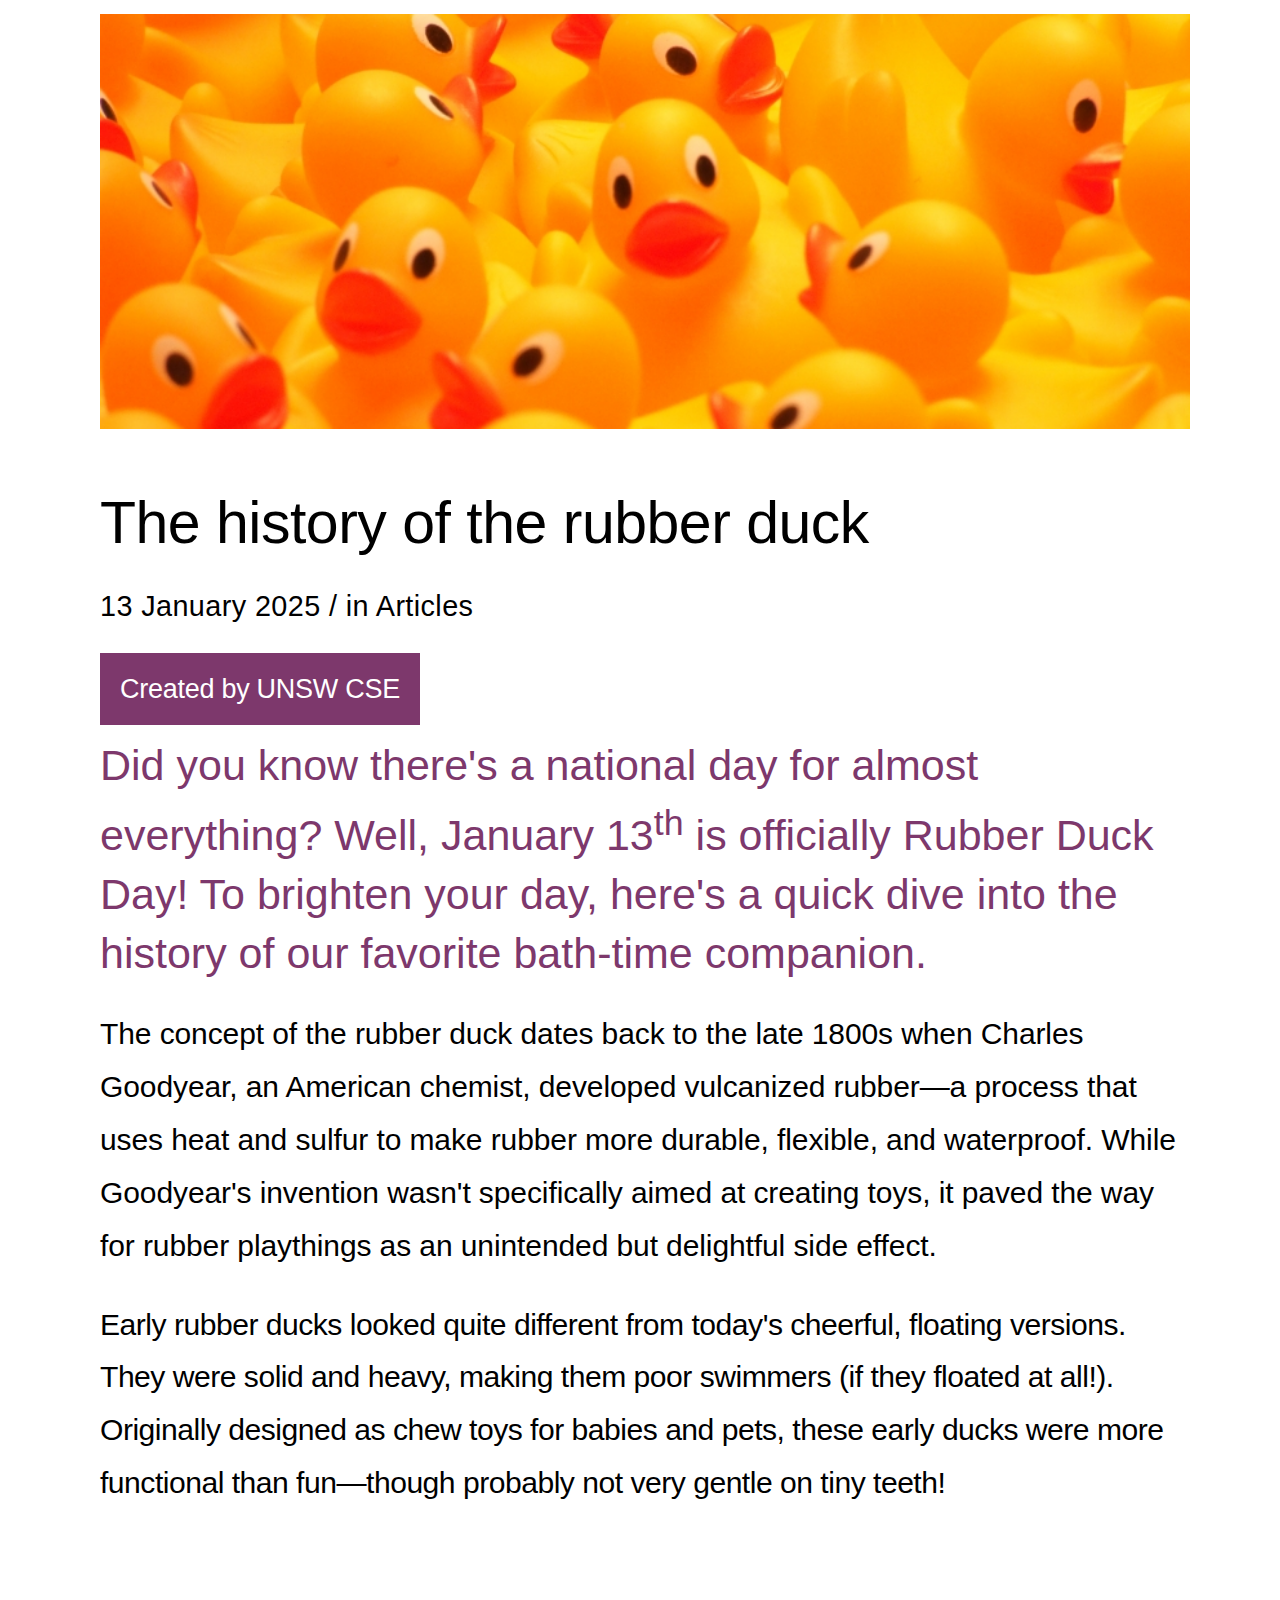
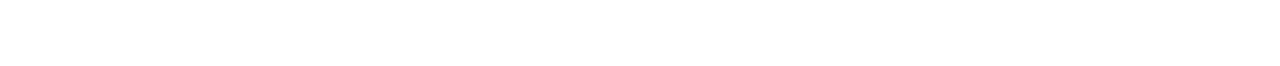
<file: task1/index.html>
<!DOCTYPE html>
<html lang="en">
<head>
    <meta charset="UTF-8">
    <meta name="viewport" content="width=device-width, initial-scale=1.0">
    <title>Assignment 1 task 1</title>
    <link rel="stylesheet" href="task 1_styles.css">
</head>
<body>
    <!--This page is left and right layout-->
    <div class="container">
        <main class="left-space">
            <img class="background-photo" src="./assets/img1.jpg" alt="explanation photo"/>
            <h1>The history of the rubber duck</h1>
            <p class="dates">13 January 2025 / in Articles</p>
            <button>Created by UNSW CSE</button>
            <p class="first-paragraph">Did you know there's a national day for almost everything? Well, January 13<sup>th</sup> is officially Rubber Duck Day! To brighten your day, here's a quick dive into the history of our favorite bath-time companion.</p>
            <p class="second-paragraph">The concept of the rubber duck dates back to the late 1800s when Charles Goodyear, an American chemist, developed vulcanized rubber—a process that uses heat and sulfur to make rubber more durable, flexible, and waterproof. While Goodyear's invention wasn't specifically aimed at creating toys, it paved the way for rubber playthings as an unintended but delightful side effect.</p>
            <p class="third-paragraph">Early rubber ducks looked quite different from today's cheerful, floating versions. They were solid and heavy, making them poor swimmers (if they floated at all!). Originally designed as chew toys for babies and pets, these early ducks were more functional than fun—though probably not very gentle on tiny teeth!</p>

        </main>
        <aside class="right-space">
            <h2 class="article-guide">Latest articles</h2>
            <p class="article-link-1">Local Cat Becomes Town Mayor After Landslide Election Win</p>
            <p class="article-link-2">Man Builds Backyard Roller Coaster for His Goldfish</p>
            <p class="article-link-3">Scientists Discover Penguins Secretly Enjoy Disco Music</p>
            <p class="article-link-4">Dog Wins Hide-and-Seek Championship</p>
        </aside>
   
    </div>
    
</body>
</html>
</file>
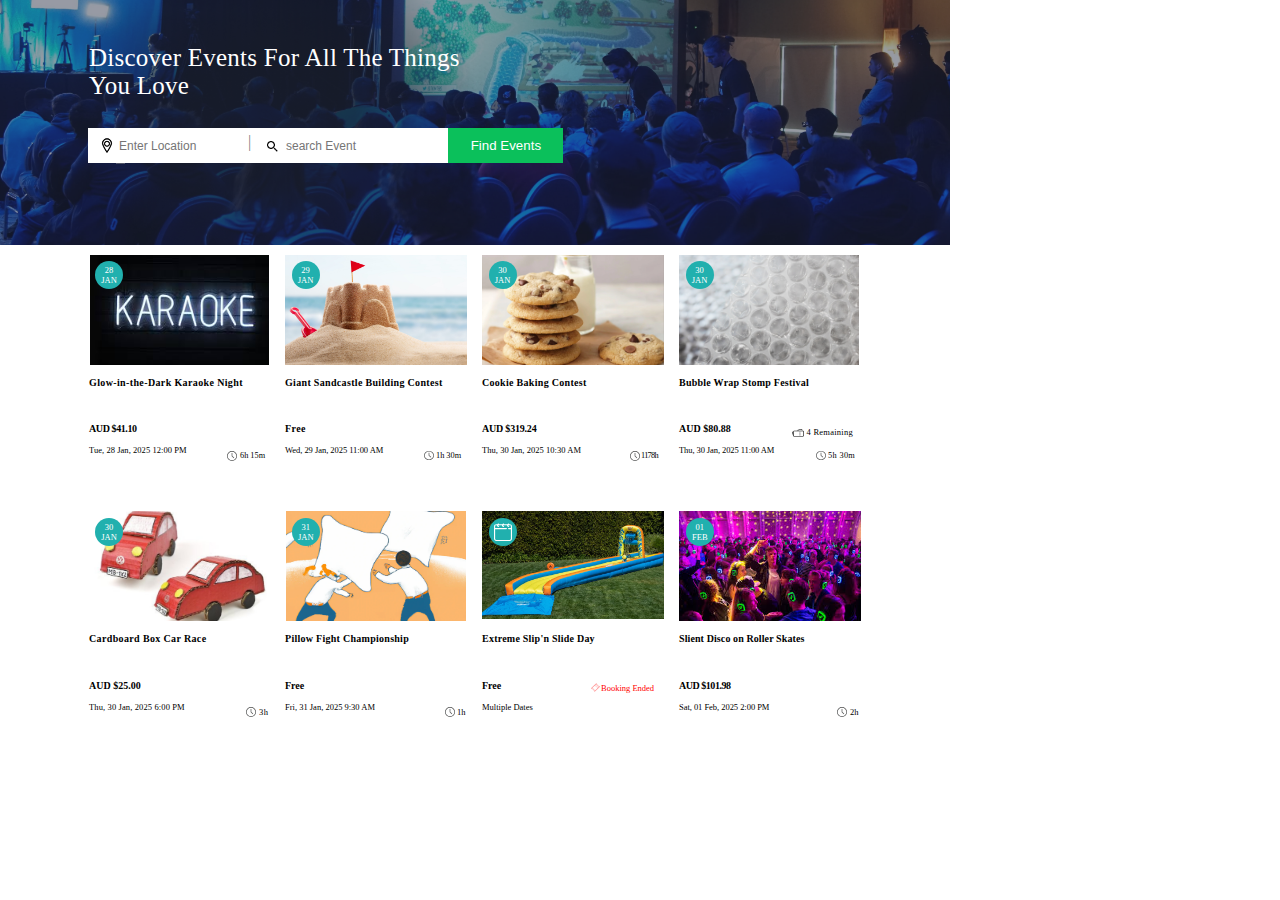
<file: task2/index.html>
<!DOCTYPE html>
<html lang="en">
<head>
    <meta charset="UTF-8">
    <meta name="viewport" content="width=device-width, initial-scale=1.0">
    <title>Assignment 1 task 2</title>
    <link rel="stylesheet"  href="task2_styles.css">
</head>
<body>
    <!--This page is top and bottom layout-->
    <div class="box">
        <div class="top-space">
            <img class="top-photo" src=".\assets\banner.png" alt="top-photo"/>
            <p class="t-photo-content">Discover Events For All The Things You Love</p>
            <div class="top-search">
                <img class="location-picture" src=".\assets\pin_icon.svg" alt="location_symbol"/>
                <input class="location-input" type="text" placeholder="Enter Location"/>
                <scan class="search-gap">|</scan>
                <img class="search-symbol" src=".\assets\search_icon.png" alt="search_symbol"/>
                <input class="events-input" type="text" placeholder="search Event"/>
                <button>Find Events</button>
            </div>
        </div>
        <div class="b-first">
            <div class="b-firstp-container">
                <img src=".\assets\img1.jpeg" alt="first-section-photo"/>
                <div class="circle-date1">28 <scan>JAN</scan></div>
            </div>
            <div class="b-firsttext-container">
                <p class="activity-name1">Glow-in-the-Dark Karaoke Night</p>
                <p class="price1">AUD $41.10</p>
                <p class="text-date1">Tue, 28 Jan, 2025 12:00 PM</p>
                <scan>
                    <img class="clock1" src=".\assets\clock_icon.svg" alt="clock1"/>
                </scan>
                <scan class="clock1-time">6h 15m</scan>
            </div>
        </div>
        <div class="b-second">
            <div class="b-secondp-container">
                <img src=".\assets\img2.jpg" alt="two-section-photo"/>
                <div class="circle-date2">29 <scan>JAN</scan></div>
            </div>
            <div class="b-secondtext-container">
                <p class="activity-name2">Giant Sandcastle Building Contest</p>
                <p class="price2">Free</p>
                <p class="text-date2">Wed, 29 Jan, 2025 11:00 AM</p>
                <scan>
                    <img class="clock2" src=".\assets\clock_icon.svg" alt="clock2"/>
                </scan>
                <scan class="clock2-time">1h 30m</scan>
            </div>
        </div>
        <div class="b-third">
            <div class="b-thirdp-container">
                <img src=".\assets\img3.png" alt="third-section-photo"/>
                <div class="circle-date3">30 <scan>JAN</scan></div>
            </div>
            <div class="b-thirdtext-container">
                <p class="activity-name3">Cookie Baking Contest</p>
                <p class="price3">AUD $319.24</p>
                <p class="text-date3">Thu, 30 Jan, 2025 10:30 AM</p>
                <scan>
                    <img class="clock3" src=".\assets\clock_icon.svg" alt="clock3"/>
                </scan>
                <scan class="clock3-time">1178h</scan>
            </div>
        </div>
        <div class="b-fourth">
            <div class="b-fourthp-container">
                <img src=".\assets\img4.jpg" alt="fourth-section-photo"/>
                <div class="circle-date4">30 <scan>JAN</scan></div>
            </div>
            <div class="b-fourthtext-container">
                <p class="activity-name4">Bubble Wrap Stomp Festival</p>
                <p class="price4">AUD $80.88</p>
                <p class="text-date4">Thu, 30 Jan, 2025 11:00 AM</p>
                <scan>
                    <img class="clock4" src=".\assets\clock_icon.svg" alt="clock4"/>
                </scan>
                <scan class="clock4-time">5h 30m</scan>
                <scan>
                    <img class="ticket4" src=".\assets\ticket_icon.svg" alt="ticket_activity4"/>
                </scan>
                <scan class="ticket4-infor">4 Remaining</scan>
            </div>
        </div>
        <div class="b-fifth">
            <div class="b-fifthp-container">
                <img src=".\assets\img5.png" alt="fifth-section-photo"/>
                <div class="circle-date5">30 <scan>JAN</scan></div>
            </div>
            <div class="b-fifthtext-container">
                <p class="activity-name5">Cardboard Box Car Race</p>
                <p class="price5">AUD $25.00</p>
                <P class="text-date5">Thu, 30 Jan, 2025 6:00 PM</P>
                <scan>
                    <img class="clock5" src=".\assets\clock_icon.svg" alt="clock1"/>
                </scan>
                <scan class="clock5-time">3h</scan>
            </div>
        </div>
        <div class="b-sixth">
            <div class="b-sixthp-container">
                <img src=".\assets\img6.png" alt="sixth-section-photo"/>
                <div class="circle-date6">31 <scan>JAN</scan></div>
            </div>
            <div class="b-sixthtext-container">
                <p class="activity-name6">Pillow Fight Championship</p>
                <p class="price6">Free</p>
                <p class="text-date6">Fri, 31 Jan, 2025 9:30 AM</p>
                <scan>
                    <img class="clock6" src=".\assets\clock_icon.svg" alt="clock1"/>
                </scan>
                <scan class="clock6-time">1h</scan>
            </div>
        </div>
        <div class="b-seventh">
            <div class="b-seventhp-container">
                <img src=".\assets\img7.png" alt="seventh-section-photo"/>
                <div class="circle-date7">
                    <img class="circle7-picture" src=".\assets\cal_icon.svg" alt="circlr-date-activity7"/>
                </div>
            </div>
            <div class="b-seventhtext-container">
                <p class="activity-name7">Extreme Slip'n Slide Day</p>
                <p class="price7">Free</p>
                <p class="text-date7">Multiple Dates</p>
                <scan>
                    <img class="ticket7" src=".\assets\ticket_icon_2.svg" alt="ticket_activity7"/>
                </scan>
                <scan class="ticket7-infor">Booking Ended</scan>
            </div>
        </div>
        <div class="b-eighth">
            <div class="b-eighthp-container">
                <img src=".\assets\img8.jpeg" alt="eighth-section-photo"/>
                <div class="circle-date8">01 <scan>FEB</scan></div>
            </div>
            <div class="b-eighthtext-container">
                <p class="activity-name8">Slient Disco on Roller Skates</p>
                <p class="price8">AUD $101.98</p>
                <p class="text-date8">Sat, 01 Feb, 2025 2:00 PM</p>
                <scan>
                    <img class="clock8" src=".\assets\clock_icon.svg" alt="clock1"/>
                </scan>
                <scan class="clock8-time">2h</scan>
            </div>
        </div>
    </div>
</body>
</html>
</file>
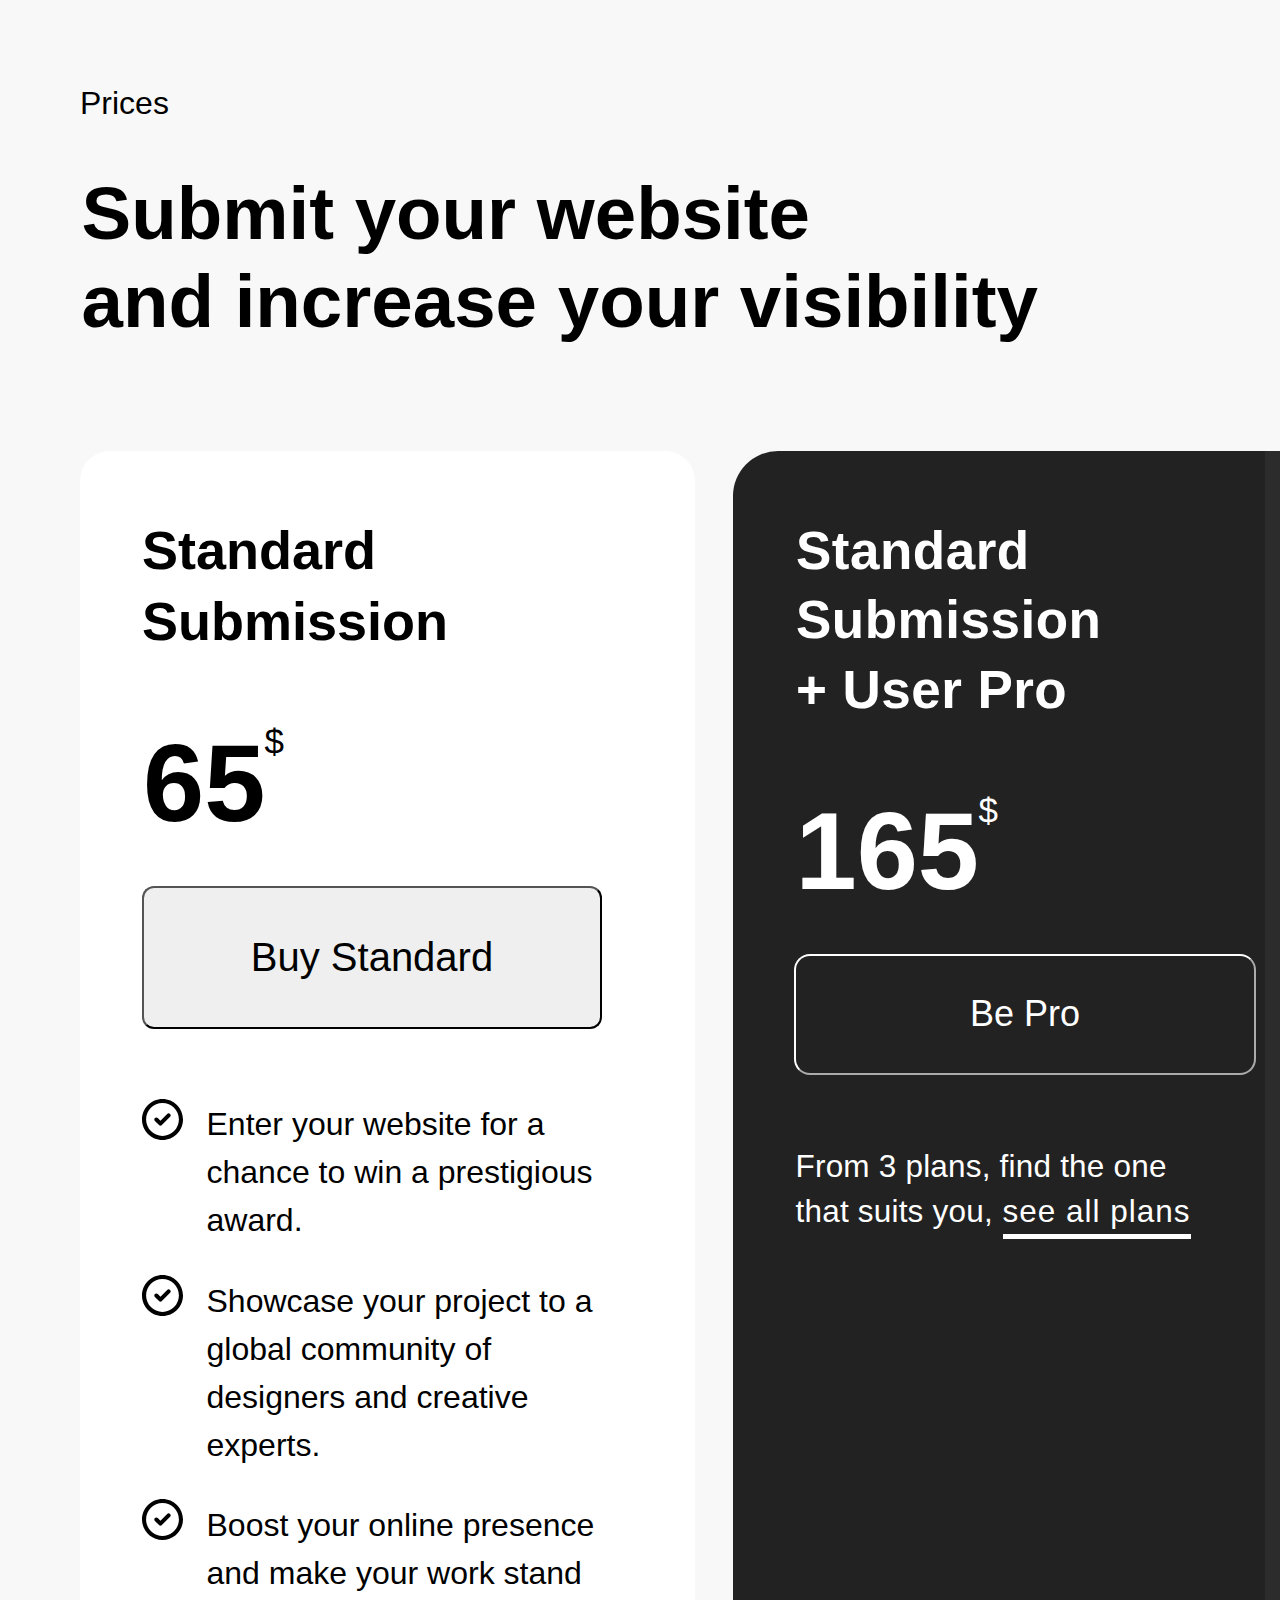
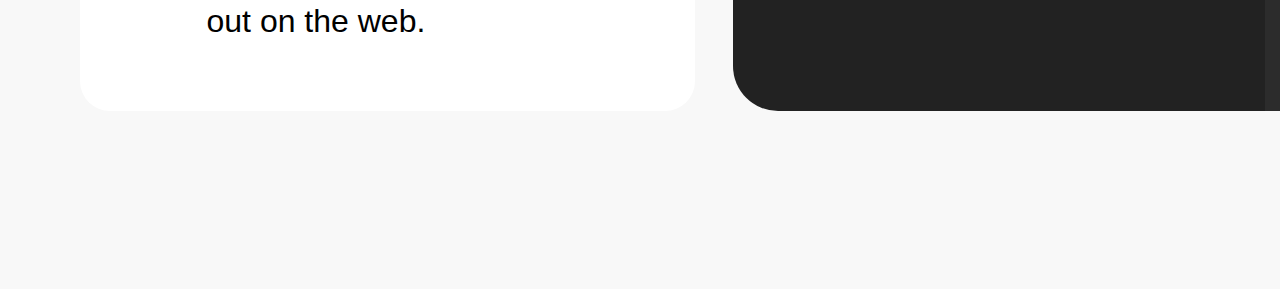
<file: task3/index.html>
<!DOCTYPE html>
<html lang="en">
<head>
    <meta charset="UTF-8">
    <meta name="viewport" content="width=device-width, initial-scale=1.0">
    <title>Assignment 1 Task 3</title>
    <link rel="stylesheet"  href="task3_styles.css">
</head>
<body>
    <!--Divided box into three parts-->
    <div class="box">
        <!--The first part top introduction space-->
        <div class="top-space">
            <p>Prices</p>
            <p>Submit your website</p>
            <p>and increase your visibility</p>
        </div>
        <!--Divided the bottom space into two parts, left is standard-container and other is main space-->
        <aside class="standard-container">
            <p>Standard</p>
            <p>Submission</p>
            <p>65<scan class="standard-symbol">$</scan></p>
            <button class="standard-btn">Buy Standard</button>
            <ul class="standard-list">
                <li class="standard-node1">
                    <img src="./assets/icon.svg" alt="list-sample">
                    Enter your website for a chance to win a prestigious award.
                </li>
                <li class="standard-node2">
                    <img src="./assets/icon.svg" alt="list-sample">
                    Showcase your project to a global community of designers and creative experts.
                </li>
                <li class="standard-node3">
                    <img src="./assets/icon.svg" alt="list-sample">
                    Boost your online presence and make your work stand out on the web.
                </li>
            </ul>
        </aside>
        <!--Divide main space into two parts, one is pro-container ans anoother is right space-->
        <main class="pro-container">
            <div class="left-space">
                <p>Standard</p>
                <p>Submission</p>
                <p>+ User Pro</p>
                <p>165<scan class="pro-symbol">$</scan></p>
                <button class="pro-btn">Be Pro</button>
                <p>From 3 plans, find the one that suits you,<scan class="more-content">see all plans</scan></p>
            </div>
            <!--Divided right space again-->
            <div class="right-space">
                <div class="top-container">
                    <p>All<scan class="plan-guide">Professional Plan</scan></p>
                    <p>Benefits +</p>

                </div>
                <div class="botton-container">
                    <ul class="pro-list">
                        <li class="pro-node1">
                            <svg xmlns="http://www.w3.org/2000/svg" width="20" height="20" viewBox="0 0 20 20">
                                <g id="check-ok">
                                    <path d="M13.7,7.3c0.4,0.4,0.4,1,0,1.4l-4,4c-0.4,0.4-1,0.4-1.4,0l-2-2c-0.4-0.4-0.4-1,0-1.4c0.4-0.4,1-0.4,1.4,0 L9,10.6l3.3-3.3C12.7,6.9,13.3,6.9,13.7,7.3z"/>
                                    <path d="M10,2c-4.4,0-8,3.6-8,8c0,4.4,3.6,8,8,8c4.4,0,8-3.6,8-8C18,5.6,14.4,2,10,2z M0,10C0,4.5,4.5,0,10,0 c5.5,0,10,4.5,10,10c0,5.5-4.5,10-10,10C4.5,20,0,15.5,0,10z"/>
                            </svg>
                            Full Access to Essential Features
                        </li>
                        <li class="pro-node2">
                            <svg xmlns="http://www.w3.org/2000/svg" width="20" height="20" viewBox="0 0 20 20">
                                <g id="check-ok">
                                    <path d="M13.7,7.3c0.4,0.4,0.4,1,0,1.4l-4,4c-0.4,0.4-1,0.4-1.4,0l-2-2c-0.4-0.4-0.4-1,0-1.4c0.4-0.4,1-0.4,1.4,0 L9,10.6l3.3-3.3C12.7,6.9,13.3,6.9,13.7,7.3z"/>
                                    <path d="M10,2c-4.4,0-8,3.6-8,8c0,4.4,3.6,8,8,8c4.4,0,8-3.6,8-8C18,5.6,14.4,2,10,2z M0,10C0,4.5,4.5,0,10,0 c5.5,0,10,4.5,10,10c0,5.5-4.5,10-10,10C4.5,20,0,15.5,0,10z"/>
                                </g>
                            </svg>
                            Save Big with 30% Off submission fees.
                        </li>
                        <li class="pro-node3">
                            <svg xmlns="http://www.w3.org/2000/svg" width="20" height="20" viewBox="0 0 20 20">
                                <g id="check-ok">
                                    <path d="M13.7,7.3c0.4,0.4,0.4,1,0,1.4l-4,4c-0.4,0.4-1,0.4-1.4,0l-2-2c-0.4-0.4-0.4-1,0-1.4c0.4-0.4,1-0.4,1.4,0 L9,10.6l3.3-3.3C12.7,6.9,13.3,6.9,13.7,7.3z"/>
                                    <path d="M10,2c-4.4,0-8,3.6-8,8c0,4.4,3.6,8,8,8c4.4,0,8-3.6,8-8C18,5.6,14.4,2,10,2z M0,10C0,4.5,4.5,0,10,0 c5.5,0,10,4.5,10,10c0,5.5-4.5,10-10,10C4.5,20,0,15.5,0,10z"/>
                                </g>
                            </svg>
                            Exclusive 30% Discount on all marketplace items.
                        </li>
                        <li class="pro-node4">
                            <svg xmlns="http://www.w3.org/2000/svg" width="20" height="20" viewBox="0 0 20 20">
                                <g id="check-ok">
                                    <path d="M13.7,7.3c0.4,0.4,0.4,1,0,1.4l-4,4c-0.4,0.4-1,0.4-1.4,0l-2-2c-0.4-0.4-0.4-1,0-1.4c0.4-0.4,1-0.4,1.4,0 L9,10.6l3.3-3.3C12.7,6.9,13.3,6.9,13.7,7.3z"/>
                                    <path d="M10,2c-4.4,0-8,3.6-8,8c0,4.4,3.6,8,8,8c4.4,0,8-3.6,8-8C18,5.6,14.4,2,10,2z M0,10C0,4.5,4.5,0,10,0 c5.5,0,10,4.5,10,10c0,5.5-4.5,10-10,10C4.5,20,0,15.5,0,10z"/>
                                </g>
                            </svg>
                            Massive 75% Savings on specialized COMP courses.
                        </li>
                        <li class="pro-node5">
                            <svg xmlns="http://www.w3.org/2000/svg" width="20" height="20" viewBox="0 0 20 20">
                                <g id="check-ok">
                                    <path d="M13.7,7.3c0.4,0.4,0.4,1,0,1.4l-4,4c-0.4,0.4-1,0.4-1.4,0l-2-2c-0.4-0.4-0.4-1,0-1.4c0.4-0.4,1-0.4,1.4,0 L9,10.6l3.3-3.3C12.7,6.9,13.3,6.9,13.7,7.3z"/>
                                    <path d="M10,2c-4.4,0-8,3.6-8,8c0,4.4,3.6,8,8,8c4.4,0,8-3.6,8-8C18,5.6,14.4,2,10,2z M0,10C0,4.5,4.5,0,10,0 c5.5,0,10,4.5,10,10c0,5.5-4.5,10-10,10C4.5,20,0,15.5,0,10z"/>
                                </g>
                            </svg>
                            Get One Complimentary Submission with your annual subscription.
                        </li>
                        <li class="pro-node6">
                            <svg xmlns="http://www.w3.org/2000/svg" width="20" height="20" viewBox="0 0 20 20">
                                <g id="check-ok">
                                    <path d="M13.7,7.3c0.4,0.4,0.4,1,0,1.4l-4,4c-0.4,0.4-1,0.4-1.4,0l-2-2c-0.4-0.4-0.4-1,0-1.4c0.4-0.4,1-0.4,1.4,0 L9,10.6l3.3-3.3C12.7,6.9,13.3,6.9,13.7,7.3z"/>
                                    <path d="M10,2c-4.4,0-8,3.6-8,8c0,4.4,3.6,8,8,8c4.4,0,8-3.6,8-8C18,5.6,14.4,2,10,2z M0,10C0,4.5,4.5,0,10,0 c5.5,0,10,4.5,10,10c0,5.5-4.5,10-10,10C4.5,20,0,15.5,0,10z"/>
                                </g>
                            </svg>
                            Showcase in Up to 3 Categories for greater reach.
                        </li>
                        <li class="pro-node7">
                            <svg xmlns="http://www.w3.org/2000/svg" width="20" height="20" viewBox="0 0 20 20">
                                <g id="check-ok">
                                    <path d="M13.7,7.3c0.4,0.4,0.4,1,0,1.4l-4,4c-0.4,0.4-1,0.4-1.4,0l-2-2c-0.4-0.4-0.4-1,0-1.4c0.4-0.4,1-0.4,1.4,0 L9,10.6l3.3-3.3C12.7,6.9,13.3,6.9,13.7,7.3z"/>
                                    <path d="M10,2c-4.4,0-8,3.6-8,8c0,4.4,3.6,8,8,8c4.4,0,8-3.6,8-8C18,5.6,14.4,2,10,2z M0,10C0,4.5,4.5,0,10,0 c5.5,0,10,4.5,10,10c0,5.5-4.5,10-10,10C4.5,20,0,15.5,0,10z"/>
                                </g>
                            </svg>
                            Post Jobs with 75% Off to find the best talent.
                        </li>
                    </ul>

                </div>

            </div>

        </main>

    </div>
    
</body>
</html>
</file>
<file: task1/task 1_styles.css>
*{
    margin:0;
    padding: 0;
    box-sizing: border-box;;
}
h1,.dates,button,.first-paragraph,.second-paragraph,.third-paragraph,.article-guide,.article-link{
    font-family: sans-serif;
}
.container{
    display: flex;
    width: 1756px;
    height: 1666px;
    overflow: hidden;
}
.left-space{
    width: 1090px;
    margin-top: 14px;
    margin-left: 100px
}
.left-space .background-photo{
    width: 1090px;
    height: 415px;
}
.left-space h1{
    font-weight: 400;
    font-size: 59px;
    margin-top: 55.5px;
    letter-spacing: -0.5px;
}
.left-space .dates{
    font-size: 28.8px;
    margin-top: 33px;
    letter-spacing: 0.4px;
}
.left-space button{
    width: 320px;
    height: 72px;
    background-color: #7d386c;
    color: white;
    margin-top: 30.5px;
    font-size: 27px;
    letter-spacing: -0.28px;
    border: none;
}
.left-space button:hover{
    opacity: 0.5;
}
.left-space .first-paragraph{
    margin-top: 11px;
    color: #7d386c;
    font-size: 43px;
    line-height: 58.4px;
}
.left-space .second-paragraph{
    margin-top: 25.5px;
    font-size: 30px;
    line-height: 53px;
    letter-spacing: -0.1px;
}
.left-space .third-paragraph{
    margin-top: 26.2px;
    font-size: 30.1px;
    line-height: 1.75;
    letter-spacing: -0.5px;
}
.right-space{
    width: 380px;
    margin-left: 102px;
}
.article-guide{
    margin-top: 11.5px;
    font-size: 45px;
    color: #7d386c;
    font-weight: 400;
}
.article-link-1{    
    margin-top: 30px;
    font-size: 26px;
    line-height: 46px;
    text-decoration: underline;
}
.article-link-2{
    margin-top: 21.1px;
    font-size: 25px;
    line-height: 45.4px;
    text-decoration: underline;
    letter-spacing: 0.4px;
}
.article-link-3{
    margin-top: 22.3px;
    font-size: 26px;
    line-height: 1.7;
    text-decoration: underline;
}
.article-link-4{
    margin-top: 21px;
    font-size: 25px;
    line-height: 46px;
    text-decoration: underline;
    letter-spacing: 0.2px
}
.article-link-1:hover,.article-link-2:hover,.article-link-3:hover,.article-link-4:hover{
    color: #00f;
    text-decoration: underline;
}
</file>
<file: task2/task2_styles.css>
*{
    margin: 0;
    padding: 0;
    box-sizing: border-box;
}
body{
    font-family: Poppins;
}
.box{
    width: 950px;
    height: 746px;
    display: grid;
    grid-template-columns: 285px 197px 197px 271px;
    grid-template-rows: 245px 250px 250px;
    font-family: poppins;
}
.top-space{
    grid-column-start: 1;
    grid-column-end: 5;
    grid-row-start: 1;
    grid-row-end: 2;
    position: relative;
    overflow: hidden;
}
.top-photo{
    width: 1115px;
    height: 254.5px;
    position: absolute;
    left: -83px;
    top: -8px;
}

.top-space .t-photo-content{
    position: absolute;
    color: white;
    top: 44px;
    left: 89px;
    font-size: 25px;
    width: 400px;
    letter-spacing: 0.25px;
}
.top-space .top-search{
    position: relative;
    width: 475px;
    height: 35px;
    background: white;
    margin-top: 128px;
    margin-left: 88px;
}
.location-picture,.location-input,.search-gap,.search-symbol,.events-input,button{
    position: absolute;
}
.location-picture{
    height: 15px;
    width: 24px;
    left: 7px;
    top: 10px;
}
.location-input{
    border: none;
    left: 31px;
    font-size: 12px;
    height: 35px;
    width: 130px;
}
.search-gap{
    left: 160px;
    top: 5px;
    color: grey;
}
.search-symbol{
    left: 178.5px;
    width: 11px;
    height: 11px;
    top: 13px;
}
.events-input{
    left: 198px;
    font-size: 12px;
    border: none;
    height: 35px;
    width: 160px;
}
button{
    left: 360.4px;
    color: white;
    background-color: #0bc05b;
    height: 35px;
    border: none;
    width: 115px;
}
.b-firstp-container,.b-secondp-container,.b-thirdp-container,.b-fourthp-container{
    position: relative;
    width: 182px;
    height: 110px;
    overflow: hidden;
    margin-top: 10px;
}
.b-firstp-container{
    margin-left: 90px;
}
.b-firstp-container img{
    position: absolute;
    left: -1px;
    top: -36px;
    width: 180px;
    height: 180px;
}
.b-secondp-container img{
    position: absolute;
    height: 114px;
    width: 181.5px;
    top: -2.5px;
}
.b-thirdp-container img{
    position: absolute;
    width: 182px;
    height: 119px;
    top: -5px;
}
.b-fourthp-container img{
    position: absolute;
    width: 180px;
    height: 120px;
    top: -5px;
}
.b-fifthp-container,.b-sixthp-container,.b-seventhp-container,.b-eighthp-container{
    position: relative;
    width: 182px;
    height: 110px;
    overflow: hidden;
    margin-top: 16px;
}
.b-fifthp-container{
    margin-left: 90px;
}
.b-fifthp-container img{
    position: absolute;
    width: 183px;
    height: 132px;
    top: -11px;
    left: -2px;
}
.b-sixthp-container img{
    position: absolute;
    width: 180px;
    height: 170px;
    top: -30px;
    left: 1px;
}
.b-seventhp-container img{
    position: absolute;
    width: 192px;
    height: 108px;
    left: -5px;
}
.b-eighthp-container img{
    position: absolute;
    width: 197px;
    height: 110px;
    left: -7px;
}
.b-firsttext-container,.b-secondtext-container,.b-thirdtext-container,.b-fourthtext-container,.b-fifthtext-container,.b-sixthtext-container,.b-seventhtext-container,.b-eighthtext-container{
    position: relative;
    width: 181px;
    height: 100px;
}
.b-firsttext-container,.b-fifthtext-container{
    margin-left: 89px;
}
.activity-name1,.activity-name2,.activity-name3,.activity-name4,.activity-name5,.activity-name6,.activity-name7,.activity-name8{
    font-size: 10px;
    font-weight: 600;
    margin-top: 12px;
}
.activity-name1{
    letter-spacing: 0.37px;
}
.activity-name2{
    letter-spacing: 0.321px;
}
.activity-name3{
    letter-spacing: 0.3px;
}
.activity-name4{
    letter-spacing: 0.24px;
}
.activity-name5{
    letter-spacing: 0.36px
}
.activity-name6{
    letter-spacing: 0.27px
}
.activity-name7{
    letter-spacing: 0.23px;
}
.activity-name8{
    letter-spacing: 0.1px;
}
.price1,.price2,.price3,.price4,.price5,.price6,.price7,.price8{
    font-size: 10px;
    font-weight: 600;
    margin-top: 35px;
}
.price5,.price6,.price7,.price8{
    margin-top: 36px;
}
.price1{
    letter-spacing: -0.4px
}
.price2{
    letter-spacing: 0.4px
}
.price3{
    letter-spacing: -0.2px;
}
.price8{
    letter-spacing: -0.47px;
}
.text-date1,.text-date2,.text-date3,.text-date4,.text-date5,.text-date6,.text-date7,.text-date8{
    font-size: 8.5px;
    margin-top: 10.5px;
}
.text-date5,.text-date6,.text-date7,.text-date8{
    margin-top: 11px;
}
.text-date1{
    letter-spacing: 0.05px;
}
.text-date2{
    letter-spacing: -0.04px;
}
.text-date3{
    letter-spacing: 0.04px
}
.text-date4{
    letter-spacing: -0.09px;
}
.text-date5{
    letter-spacing: 0.12px;
}
.text-date8{
    letter-spacing: -0.04px;
}
.clock1,.clock2,.clock3,.clock4,.clock5,.clock6,.clock8{
    position: absolute;;
}
.clock1-time,.clock2-time,.clock3-time,.clock4-time,.clock5-time,.clock6-time,.clock8-time{
    position: absolute;
}
.clock1,.clock2,.clock4{
    width: 9.5px;
    height: 9.5px;
}
.clock1{
    left: 138px;
    top: 74px
}
.clock1-time,.clock2-time{
    left: 151px;
    font-size: 8.3px;
    bottom: 17px;
}
.clock2{
    left: 139px;
    top: 73.5px
}
.clock3{
    width: 10px;
    height: 10px;
    left: 148px;
    top: 73.5px;
}
.clock3-time{
    left: 159px;
    font-size: 8.3px;
    bottom: 17px;
    letter-spacing: -0.7px;
}
.clock4{
    left: 137px;
    top: 73.5px;
}
.clock4-time{
    left: 149px;
    font-size: 8.3px;
    bottom: 17px;
    letter-spacing: 0.34px;
}
.clock5,.clock6,.clock8{
    width: 10px;
    height: 10px;
    top:73.5px;
}
.clock5-time,.clock6-time,.clock8-time{
    bottom:15.9px;
    font-size: 8.5px;
}
.clock5{
    left: 157px;
}
.clock5-time{
    left: 170px;
    letter-spacing: 0.5px;
}
.clock6{
    left: 160px;
}
.clock6-time{
    left: 172px;
}
.clock8{
    left: 158px;
}
.clock8-time{
    left: 171px;
}
.ticket4{
    position: absolute;
    top: 51.5px;
    left: 113px;
    height: 8px;
}
.ticket4-infor{
    position: absolute;
    font-size: 8.5px;
    left: 127.5px;
    top: 50px;
    letter-spacing: 0.25px;
}
.ticket7{
    position: absolute;
    left: 109px;
    top: 50px;
    width: 8.5px;
    height: 9px;
}
.ticket7-infor{
    position: absolute;
    font-size: 8.5px;
    left: 119px;
    top: 50px;
    color: red;
}
.circle-date1,.circle-date2,.circle-date3,.circle-date4,.circle-date5,.circle-date6,.circle-date7,.circle-date8{
    position: absolute;
    height: 28px;
    width: 28px;
    border-radius: 50%;
    background: #21b0ae;
    color: white;
    display: flex;
    justify-content: center;
    align-items: center;
    flex-direction: column;
    font-size: 8.5px;
}
.circle-date1{
    left: 5px;
    top: 6px;
}
.circle-date2,.circle-date3,.circle-date4{
    top: 6px;
    left: 6.5px;
}
.circle-date5{
    top: 7px;
    left: 5px
}
.circle-date6,.circle-date7,.circle-date8{
    top: 7.2px;
    left: 6.8px;
}
.circle-date7 .circle7-picture{
    position: absolute;
    width: 18px;
    height: 18px;
    left: 5px;
}
</file>
<file: task3/task3_styles.css>
*{
    margin: 0;
    padding: 0;
    box-sizing: border-box;
}
body{
    background-color: #f8f8f8;
    font-family: Arial, Helvetica, sans-serif;
}
.box{
    width: 2077px;
    height: 1889px;
    display: grid;
    grid-template-columns: 733px 1344px;
    grid-template-rows: 451px 1483px;
}
.top-space{
    grid-column-start: 1;
    grid-column-end: 3;
    grid-row-start: 1;
    grid-row-end: 2;
}
.top-space p:first-child{
    margin-top: 85px;
    font-size: 32px;
    margin-left: 80px;
}
.top-space p:nth-child(2){
    font-size: 74.5px;
    margin-left: 81.5px;
    font-weight: 600;
    margin-top: 48.5px;
}
.top-space p:last-child{
    font-size: 74.5px;
    margin-left: 81.5px;
    font-weight: 600;
    margin-top: 3.5px;
}
.standard-container{
    margin-left: 80px;
    width: 615px;
    height: 1260px;
    box-sizing: border-box;
    border-radius: 30px;
    background-color: #ffffff;
}
.standard-container p:first-child,.standard-container p:nth-child(2){
    font-size: 54px;
    width: 81.5px;
    font-weight: 600;
    margin-left: 62px;

}
.standard-container p:first-child{
    margin-top: 67.5px;
}
.standard-container p:nth-child(2){
    margin-top: 9px;
}
.standard-container p:nth-child(3){
    position: relative;
    font-size: 110px;
    margin-top: 67px;
    margin-left: 63px;
    font-weight: 780;
    width: 200px;
}
.standard-symbol{
    position: absolute;
    font-size: 35px;
    font-weight: 300;
    top: 3.5px;
    right: 59px;
}
.standard-btn{
    margin-top: 40px;
    width: 460px;
    height: 143px;
    border-radius: 12px;
    margin-left: 62px;
    font-size: 40px;
}
.standard-btn:hover{
    background-color: black;
    color: #ffffff;
}
.standard-list{
    position: relative;
    width: 440px;
    font-size: 32px;
    line-height: 48px;
    margin-left: 98px;
    margin-top: 71px;
}
.standard-list img{
    position: absolute;
    left: -36px;
    width: 41px;
}
.standard-list li{
    margin-left: 28.5px;
}
.standard-list li:first-child{
    margin-top: 32px;
    img{
        top: -1px;
    }
}
.standard-list li:nth-child(2){
    margin-top: 33px;
    img{
        top: 175px;
    }
}
.standard-list li:last-child{
    margin-top: 32px;
    img{
        bottom: 105px;
    };
}
.pro-container{
        width: 1270px;
        height: 1260px;
        display: grid;
        grid-template-columns: 532px 732px;
        box-sizing: border-box;
        border-radius: 45px;
        overflow: hidden;
        color: white;
    }
.left-space{
    grid-column-start: 1;
    grid-column-end: 2;
    background-color: #222222;

}
.left-space p:first-child{
    margin-left: 63px;
    font-size: 53px;
    font-weight: 560;
    margin-top: 68.5px;
    letter-spacing: 0.5px;
}
.left-space p:nth-child(2){
    margin-left: 63px;
    font-size: 53px;
    font-weight: 560;
    margin-top: 8.5px;
    letter-spacing: 0.5px;
}
.left-space p:nth-child(3){
    margin-left: 63px;
    font-size: 53px;
    font-weight: 560;
    margin-top: 9px;
    letter-spacing: 0.45px;
}
.left-space p:nth-child(4){
    position: relative;
    width: 300px;
    font-size: 110px;
    margin-left: 62.5px;
    font-weight: 550;
    margin-top: 67px;
}
.pro-symbol{
    position: absolute;
    font-size: 35px;
    font-weight: 300;
    left: 183px;
    top: 4px;
}
.pro-btn{
    width: 462px;
    height: 121.5px;
    box-sizing: border-box;
    border-radius: 16px;
    margin-top: 39.5px;
    margin-left: 61px;
    background-color: #222222;
    color: white;
    font-size: 36px;
    border-color: white;
}
.pro-btn:hover{
    background-color: white;
    color: #222222;
}
.left-space p:last-child{
    position: relative;
    font-size: 31.5px;
    width: 400px;
    margin-left: 62.5px;
    margin-top: 69px;
    line-height: 45px;
    letter-spacing: 0.2px;
}
.more-content{
    position: absolute;
    left: 207px;
    top: 44.5px;
    letter-spacing: 1px;
    border-bottom: 5px solid;
}
.right-space{
    grid-column-start: 2;
    grid-column-end: 3;
    background-color: #2c2c2c;
}
.top-container{
    position: relative;
    width: 613px;
    height: 253px;
    box-sizing: border-box;
    border-radius: 15px;
    background-color: #323232;
    margin-top: 63px;
    margin-left: 60px;
}
.top-container p:first-child{
    position: absolute;
    font-size: 39px;
    left: 42px;
    top: 72px;
}
.plan-guide{
    position: absolute;
    width: 400px;
    left: 56px;
    font-weight: 600;
    letter-spacing: 0.5px;
}
.top-container p:last-child{
    position: absolute;
    font-size: 39px;
    left: 42px;
    top: 136px;
    letter-spacing: 0.4px;
}
.pro-list{
    position: relative;
    display: flex;
    flex-direction: column;
    width: 245px;
    height: 940px;
    font-size: 32px;
    margin-left: 62px;
    line-height: 48px;
    flex-wrap: wrap;
    margin-top: 70px;
    margin-left: 95px;
}
ul{
    list-style: none;
}

svg{
    position: absolute;
    height: 40px;
    width: 40px;
    path{
        fill: #6c6c6c;
    }
}
.pro-list li:first-child{
    margin-left: 30.5px;
    svg{
        left: -34px;
    }
}
.pro-list li:nth-child(2){
    margin-top: 32px;
    margin-left: 30.5px;
    svg{
        left: -33.5px;
        top: 176px;
    }
}
.pro-list li:nth-child(3){
    margin-top: 32px;
    margin-left: 30.5px;
    svg{
        top: 400px;
        left: -33.5px;
    }
}
.pro-list li:nth-child(4){
    margin-top: 33px;
    margin-left: 30.5px;
    svg{
        top: 624.5px;
        left: -34px;
    }
}
.pro-list li:nth-child(5){
    margin-left: 106.5px;
    svg{
        left: 288px;
    }
}
.pro-list li:nth-child(6){
    margin-top: 33px;
    margin-left: 106.5px;
    svg{
        top: 320px;
        left: 288px;
    }
}
.pro-list li:nth-child(7){
    margin-top: -16px;
    margin-left: 106.5px;
    svg{
        top: 545px;
        left: 287px;
    }
}
@media screen and (max-width: 750px) {
    .box{
        display: flex;
        flex-direction: column;
        width: 637px;
        height: 1651px;
    }
    .top-space p:first-child{
        font-size: 17px;
        margin-top: 30px;
        margin-left: 26px;
    }
    .top-space p:nth-child(2){
        font-size: 30.5px;
        margin-left: 25px;
        margin-top: 25.5px;
    }
    .top-space p:last-child{
        font-size: 30.5px;
        margin-left: 25px;
        margin-top: 3.2px;
    }
    .standard-container{
        width: 585px;
        height: 530px;
        margin-top: 42.5px;
        margin-left: 25px;
    }
    .pro-container{
        display: flex;
        flex-direction: column;
        width: 585px;
        height: 879px;
        margin-top: 22px;
        margin-left: 25px;
    }
    .left-space{
        width: 585px;
        height: 375px
    }
    .right-space{
        width: 585px;
        height: 504px;
    }
    .standard-container p:first-child,.standard-container p:nth-child(2){
        font-size: 25.5px;
        margin-left: 33px;
        letter-spacing: 0.9px;
    }
    .standard-container p:first-child{
        margin-top: 36px;
    }
    .standard-container p:nth-child(2){
        margin-top: 5.5px;
    }
    .standard-container p:nth-child(3){
        font-size: 45px;
        margin-top: 36.5px;
        margin-left: 34.5px;
    }
    .standard-symbol{
        font-size: 15px;
        top: 2px;
        left: 50px;
    }
    .standard-btn{
        margin-top: 24px;
        margin-left: 32px;
        width: 255px;
        height: 80px;
        font-size: 22px;
    }
    .standard-list{
        width: 510px;
        font-size: 17.5px;
        margin-left: 40px;
        margin-top: 37px;
        line-height: 27.9px;
    }
    .standard-list img{
        width: 23px;
        height: 23px;
        left: -7px;
    }
    .standard-list li:first-child{
        letter-spacing: 0.04px;
        img{
            top: 1px;
        }
    }
    .standard-list li:nth-child(2){
        margin-top: 16px;
        img{
            top: 45px;
        }

    }
    .standard-list li:last-child{
        margin-top: 15px;
        img{
            top: 115px;
        }
    }
    .left-space p:first-child{
        font-size: 26px;
        margin-left: 34px;
        margin-top: 36px;
    }
    .left-space p:nth-child(2){
        font-size: 26px;
        margin-top: -30px;
        margin-left: 158px;
    }
    .left-space p:nth-child(3){
        font-size: 27px;
        margin-left: 32.5px;
        margin-top: 5px;
        letter-spacing: -0.05px;
    }
    .left-space p:nth-child(4){
        font-size: 46.5px;
        margin-left: 33.5px;
        margin-top: 33px;
    }
    .pro-symbol{
        font-size: 15px;
        top: 1.5px;
        left: 78px;
    }
    .pro-btn{
        width: 253px;
        height: 65px;
        margin-left: 33px;
        margin-top: 24px;
        border-radius: 9px;
        font-size: 20px;
    }
    .left-space p:last-child{
        font-size: 17px;
        margin-left: 34px;
        margin-top: 28px;
        letter-spacing: 0.25px;
    }
    .more-content{
        margin-left: 115.5px;
        width: 120px;
        margin-top: -44px;
        border-bottom: none;
        text-decoration: underline;
    }
    .top-container{
        width: 520px;
        height: 85px;
        margin-top: 31px;
        margin-left: 32px;
    }
    .top-container p:first-child{
        font-size: 22px;
        margin-left: 59.5px;
        margin-top: -41.5px;
    }
    .plan-guide{
        margin-left: -26px;
        margin-top: 0px;
        letter-spacing: -0.05px;
    }
    .top-container p:last-child{
        margin-left: 280px;
        font-size: 22.5px;
        margin-top: -106px;
        letter-spacing: -0.2px;
    }
    .pro-list{
        font-size: 17.5px;
        width: 500px;
        line-height: 12px;
        margin-left: 38px;
        margin-top: 44.5px;
    }
    .pro-list li:nth-child(5){
        margin-left: 30px;
        margin-top: 25px;
        line-height: 25.5px;
        letter-spacing: 0.05px;
        svg{
            top: 169px;
            left: -5px;
        }
    }
    .pro-list li:nth-child(6){
        margin-left: 30px;
        margin-top: 19px;
        line-height: 25.5px;
        letter-spacing: 0.05px;
        svg{
            top: 240px;
            left: -5px
        }
    }
    .pro-list li:nth-child(7){
        margin-top: 25px;
        margin-left: 30px;
        letter-spacing: 0.05px;
        svg{
            top: 284px;
            left: -5px;
        }
    }
    .pro-list svg{
        width: 22px;
        height: 22px;
    }
    .pro-list li:first-child{
        svg{
            top: -6px;
            left: -5px;
        }
        
    }
    .pro-list li:nth-child(2){
        svg{
            top: 37px;
            left: -5px;
        }
    }
    .pro-list li:nth-child(3){
        svg{
            top: 81px;
            left: -5px;
        }
    }
    .pro-list li:nth-child(4){
        svg{
            top: 125px;
            left: -5px;
        }
    }
}
</file>
